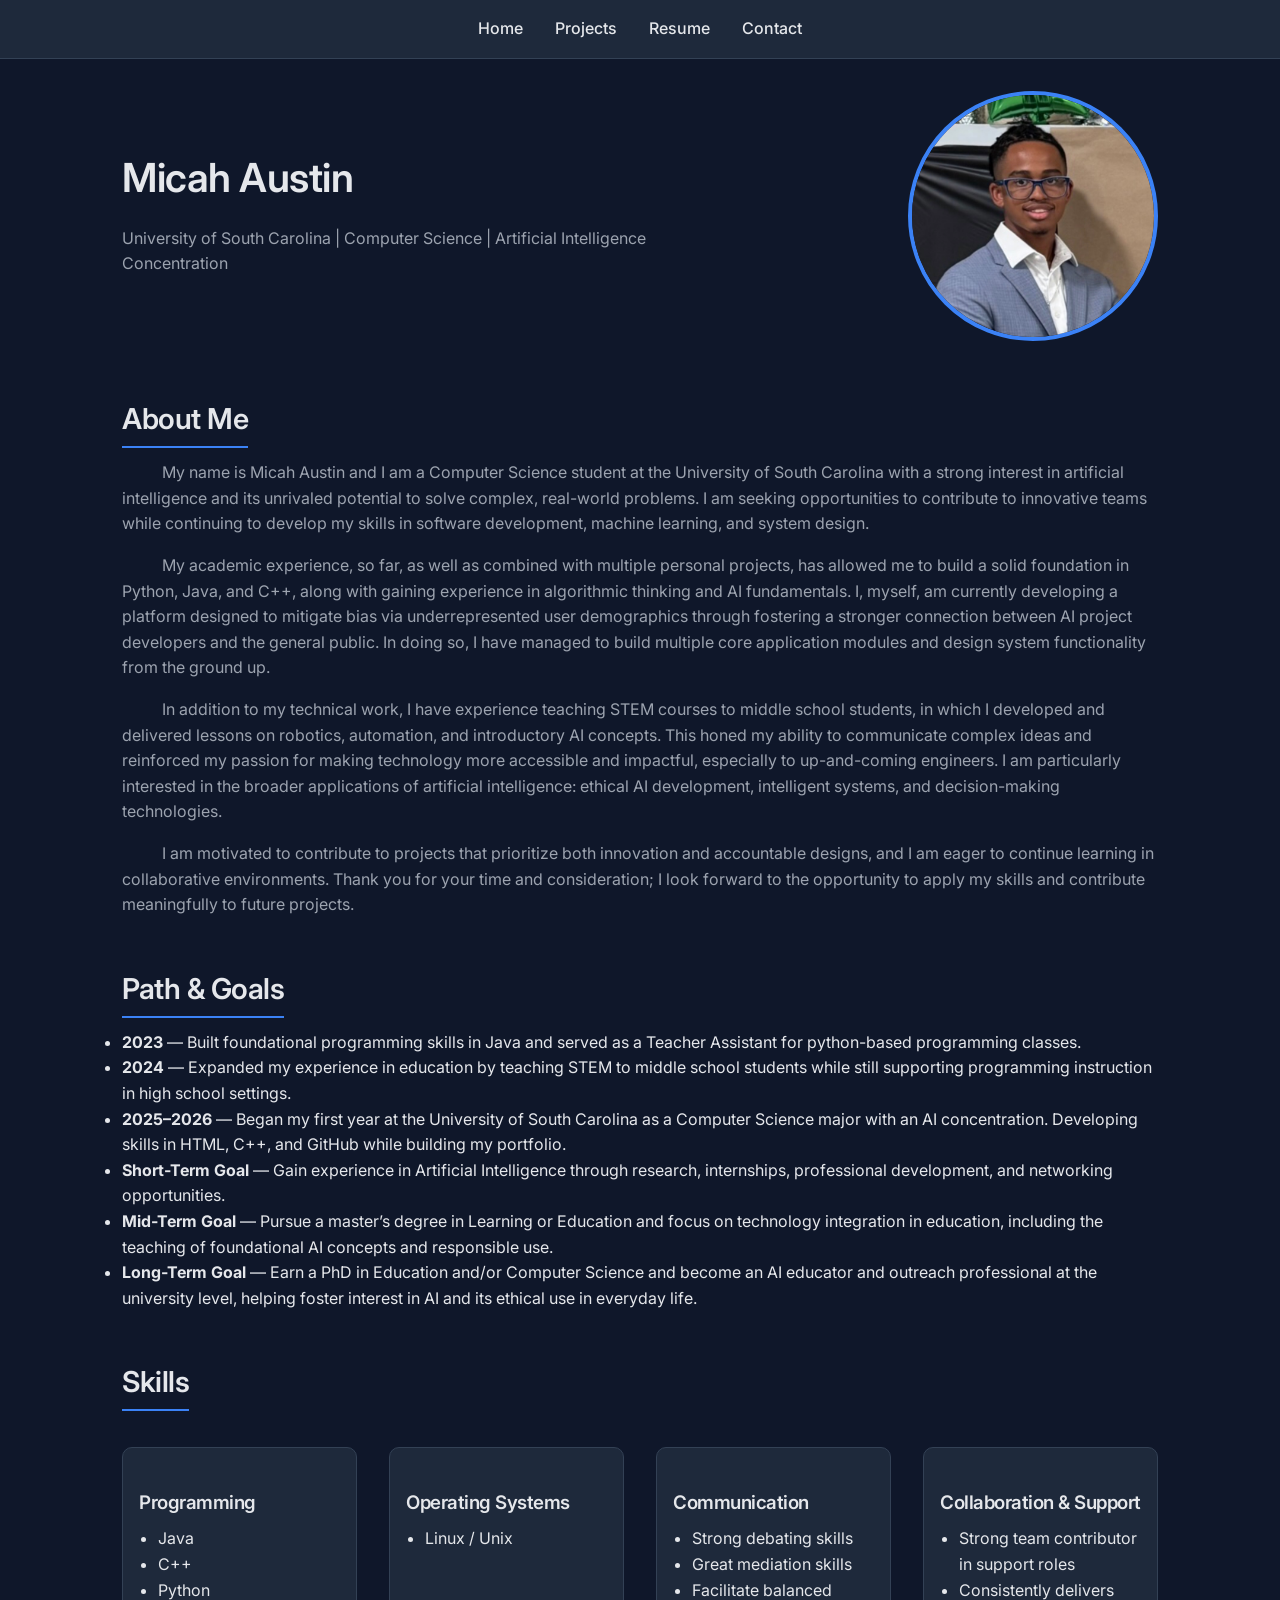
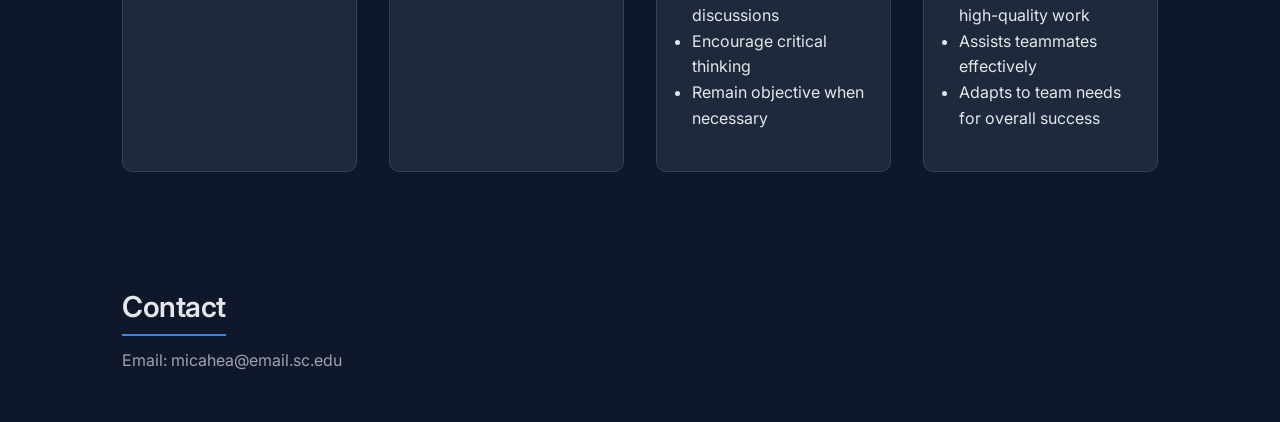
<file: index.html>
<!DOCTYPE html>
<html>
  <head>
    <title>Micah Austin | Portfolio</title>
    <link rel="stylesheet" href="index_style.css">
    <link rel="icon" type="image/png" href="images/favicon.png">
  </head>
  <body>
    <header>
      <nav>
        <ul>
          <li><a href="#">Home</a></li>
          <li><a href="projects.html">Projects</a></li>
          <li><a href="resume.html">Resume</a></li>
          <li><a href="#contact">Contact</a></li>
        </ul>
      </nav>
    </header>
    <main>
      <div class="container">
        <section class="intro">
          <div class="intro-text">
            <h1>Micah Austin</h1>
            <p>University of South Carolina | Computer Science | Artificial Intelligence Concentration</p>
          </div>
          <div class="profile-container">
            <img src="images/profile.jpg" alt="Profile Picture" class="profile-img">
          </div>
        </section>
        <section>
          <h2>About Me</h2>
          <p style="text-indent: 40px;">
            My name is Micah Austin and I am a Computer Science student at the University of South Carolina
            with a strong interest in artificial intelligence and its unrivaled potential to solve complex,
            real-world problems. I am seeking opportunities to contribute to innovative teams while continuing
            to develop my skills in software development, machine learning, and system design.
          </p>
          <p style="text-indent: 40px;">
            My academic experience, so far, as well as combined with multiple personal projects, has allowed
            me to build a solid foundation in Python, Java, and C++, along with gaining experience in algorithmic
            thinking and AI fundamentals. I, myself, am currently developing a platform designed to mitigate bias
            via underrepresented user demographics through fostering a stronger connection between AI project
            developers and the general public. In doing so, I have managed to build multiple core application
            modules and design system functionality from the ground up.
          </p>
          <p style="text-indent: 40px;">
            In addition to my technical work, I have experience teaching STEM courses to middle school students,
            in which I developed and delivered lessons on robotics, automation, and introductory AI concepts.
            This honed my ability to communicate complex ideas and reinforced my passion for making technology
            more accessible and impactful, especially to up-and-coming engineers. I am particularly interested
            in the broader applications of artificial intelligence: ethical AI development, intelligent systems,
            and decision-making technologies.
          </p>
          <p style="text-indent: 40px;">
            I am motivated to contribute to projects that prioritize both innovation and accountable designs,
            and I am eager to continue learning in collaborative environments. Thank you for your time and
            consideration; I look forward to the opportunity to apply my skills and contribute meaningfully to
            future projects.
          </p>
        </section>
        <section class="timeline">
          <h2>Path & Goals</h2>
          <ul>
            <li><strong>2023</strong> — Built foundational programming skills in Java and served as a Teacher Assistant for python-based programming classes.</li>
            <li><strong>2024</strong> — Expanded my experience in education by teaching STEM to middle school students while still supporting programming instruction in high school settings.</li>
            <li><strong>2025–2026</strong> — Began my first year at the University of South Carolina as a Computer Science major with an AI concentration. Developing skills in HTML, C++, and GitHub while building my portfolio.</li>
            <li><strong>Short-Term Goal</strong> — Gain experience in Artificial Intelligence through research, internships, professional development, and networking opportunities.</li>
            <li><strong>Mid-Term Goal</strong> — Pursue a master’s degree in Learning or Education and focus on technology integration in education, including the teaching of foundational AI concepts and responsible use.</li>
            <li><strong>Long-Term Goal</strong> — Earn a PhD in Education and/or Computer Science and become an AI educator and outreach professional at the university level, helping foster interest in AI and its ethical use in everyday life.</li>
          </ul>
        </section>
        <section class="skills">
          <h2>Skills</h2>
          <div class="skills-grid">
            <div class="skill-group">
              <h3>Programming</h3>
              <ul>
                <li>Java</li>
                <li>C++</li>
                <li>Python</li>
              </ul>
            </div>
            <div class="skill-group">
              <h3>Operating Systems</h3>
              <ul>
                <li>Linux / Unix</li>
              </ul>
            </div>
            <div class="skill-group">
              <h3>Communication</h3>
              <ul>
                <li>Strong debating skills</li>
                <li>Great mediation skills</li>
                <li>Facilitate balanced discussions</li>
                <li>Encourage critical thinking</li>
                <li>Remain objective when necessary</li>
              </ul>
            </div>
            <div class="skill-group">
              <h3>Collaboration & Support</h3>
              <ul>
                <li>Strong team contributor in support roles</li>
                <li>Consistently delivers high-quality work</li>
                <li>Assists teammates effectively</li>
                <li>Adapts to team needs for overall success</li>
              </ul>
            </div>
          </div>
        </section>
      </div>
    </main>
    <footer>
      <section class="container" id="contact">
        <h2>Contact</h2>
        <p>Email: micahea@email.sc.edu</p>
      </section>
    </footer>
  </body>
</html>
</file>
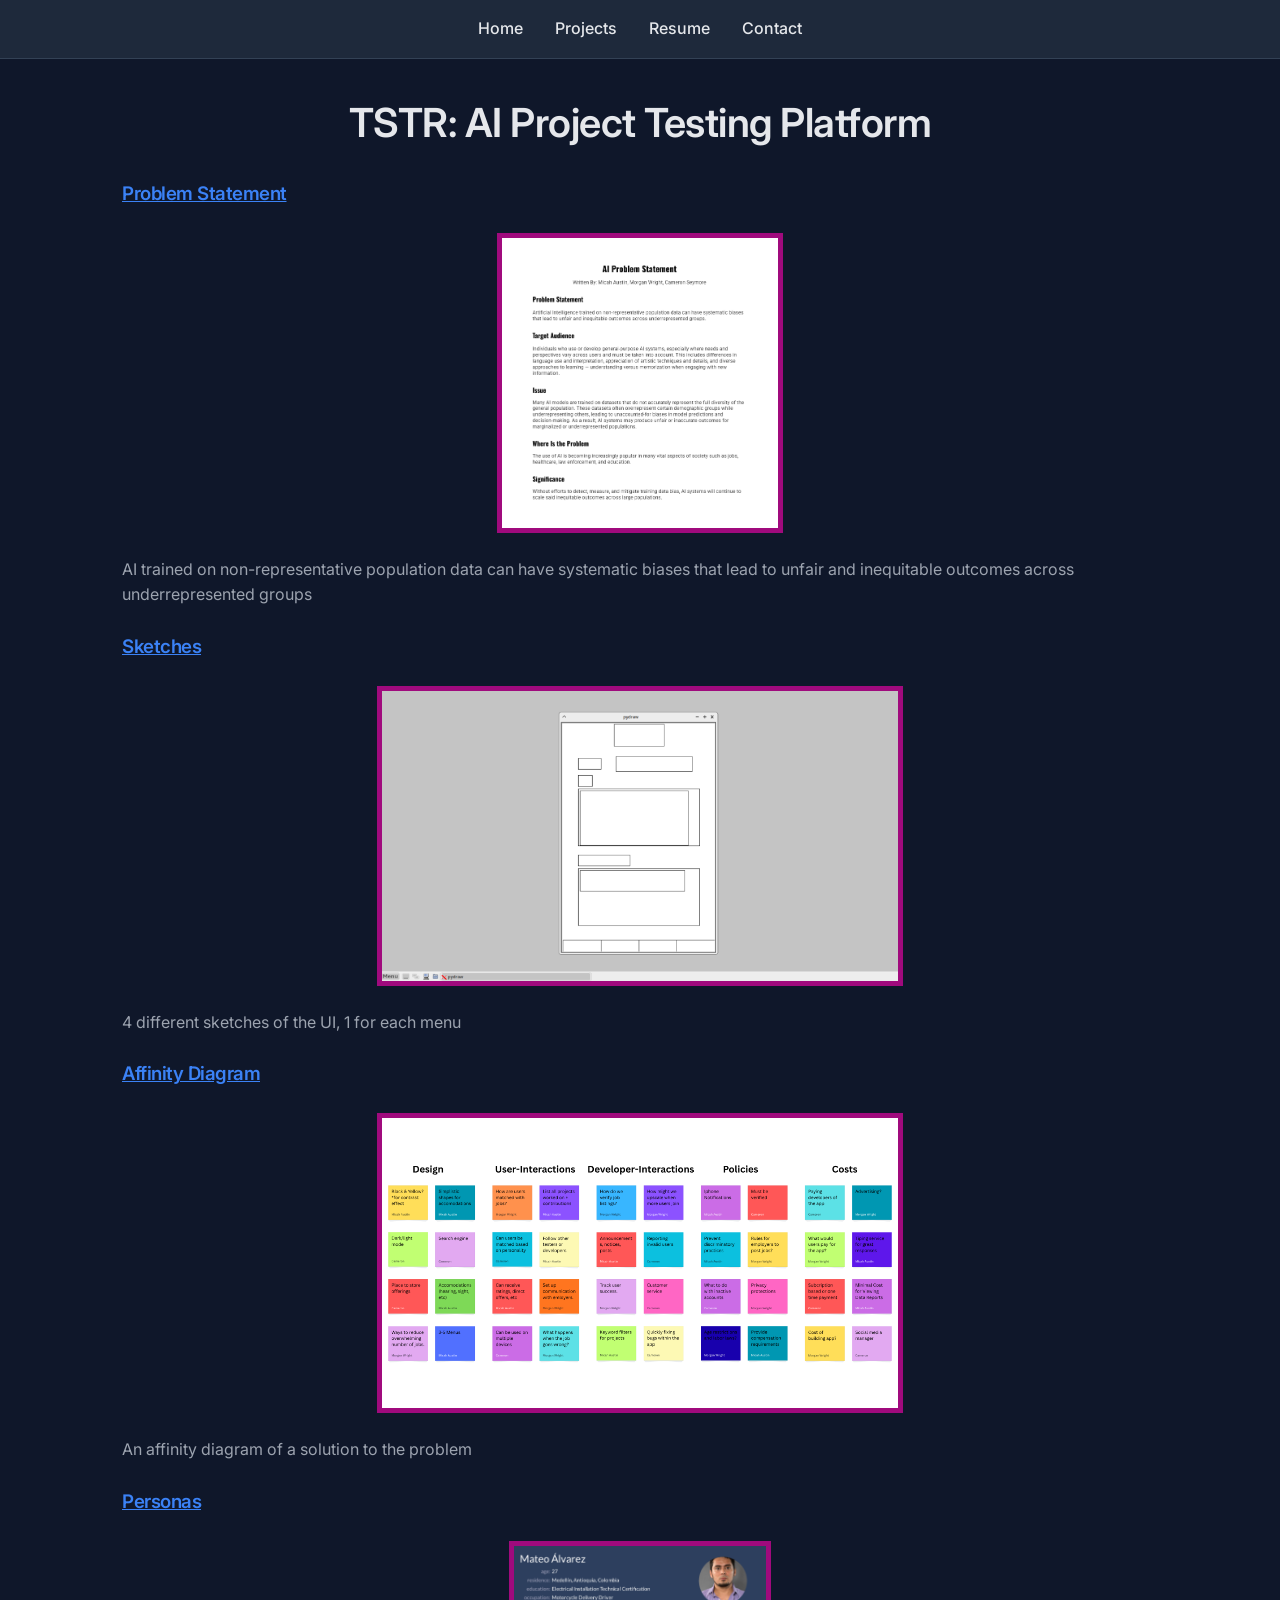
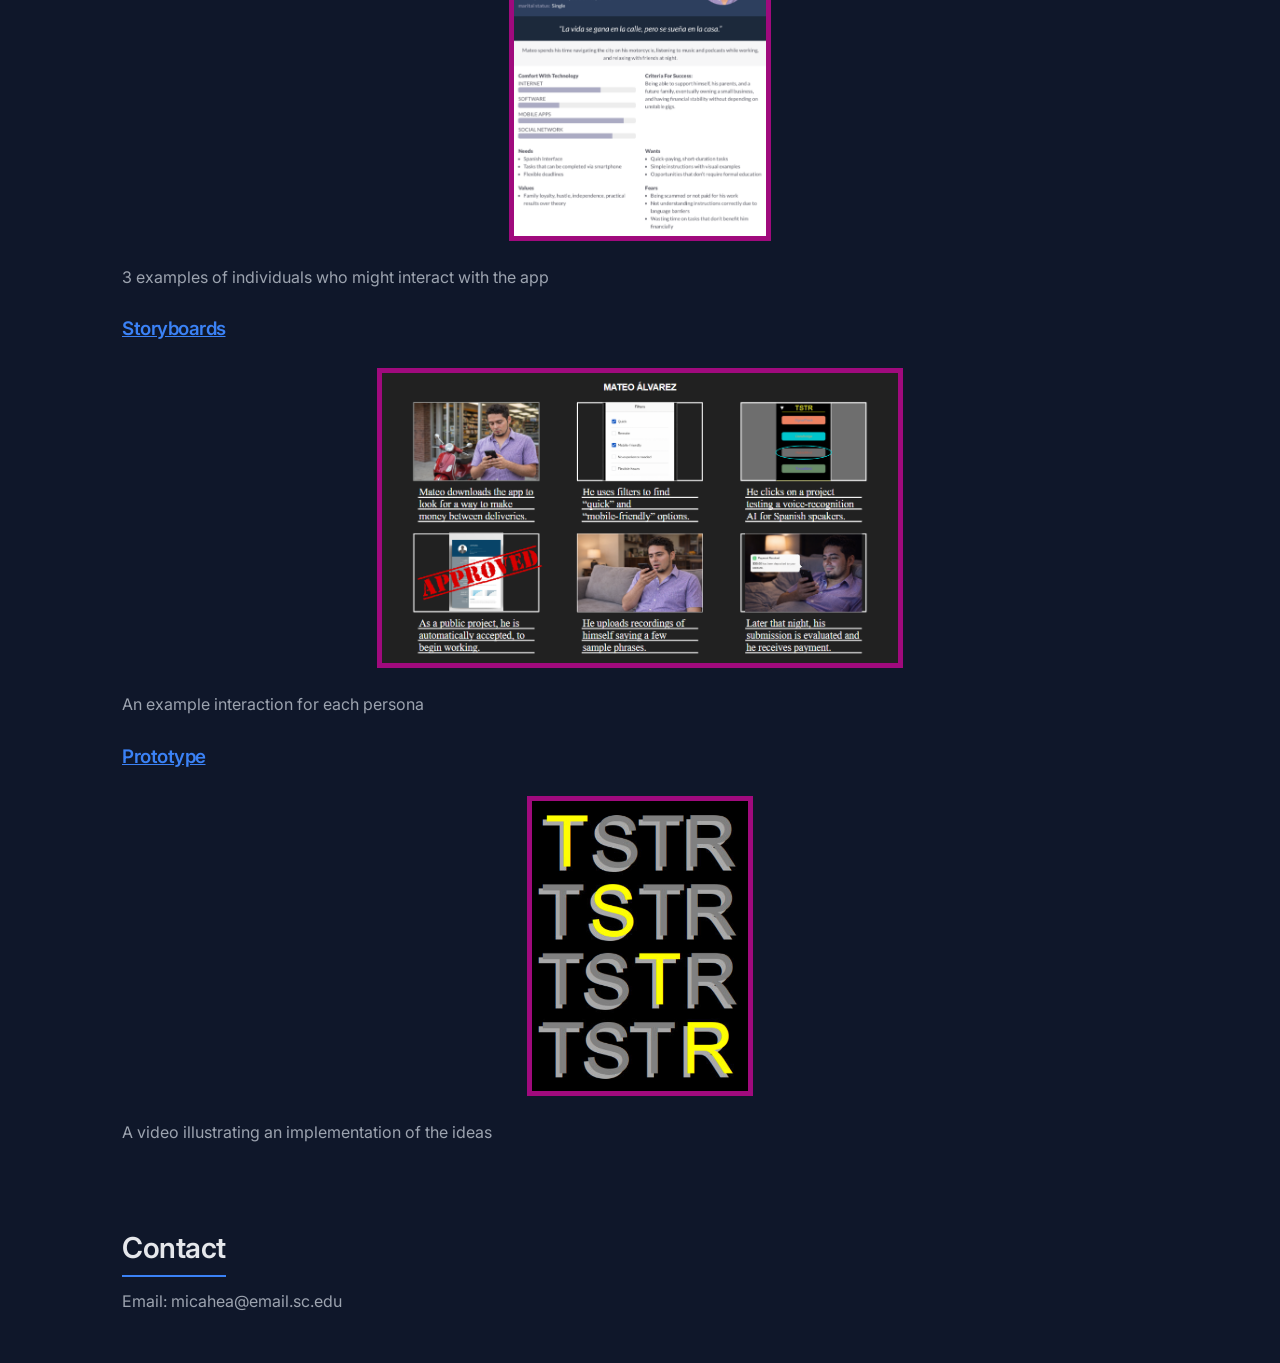
<file: projects.html>
<!DOCTYPE html>
<html>
  <head>
    <title>Micah Austin | Projects</title>
    <link rel="stylesheet" href="projects_style.css">
    <link rel="icon" type="image/png" href="images/favicon.png">
  </head>
  <body>
    <header>
      <nav>
        <ul>
          <li><a href="index.html">Home</a></li>
          <li><a href="#">Projects</a></li>
          <li><a href="resume.html">Resume</a></li>
          <li><a href="#contact">Contact</a></li>
        </ul>
      </nav>
    </header>
    <main>
      <section class="container">
        <h1>TSTR: AI Project Testing Platform</h1>
        <section class="project">
          <a href="files/problem.pdf"><h3>Problem Statement</h3></a>
          <a href="files/problem.pdf"><img src="images/problem.png"></a>
          <p>AI trained on non-representative population data can have systematic biases that lead to unfair and inequitable outcomes across underrepresented groups</p>
          <a href="files/sketches.pdf"><h3>Sketches</h3></a>
          <a href="files/sketches.pdf"><img src="images/sketch.png"></a>
          <p>4 different sketches of the UI, 1 for each menu</p>
          <a href="files/affinity.pdf"><h3>Affinity Diagram</h3></a>
          <a href="files/affinity.pdf"><img src="images/affinity.png"></a>
          <p>An affinity diagram of a solution to the problem</p>
          <a href="files/personas.pdf"><h3>Personas</h3></a>
          <a href="files/personas.pdf"><img src="images/persona.png"></a>
          <p>3 examples of individuals who might interact with the app</p>
          <a href="files/storyboards.pdf"><h3>Storyboards</h3></a>
          <a href="files/storyboards.pdf"><img src="images/storyboard.png"></a>
          <p>An example interaction for each persona</p>
          <a href="files/prototype.mp4"><h3>Prototype</h3></a>
          <a href="files/prototype.mp4"><img src="images/prototype.png"></a>
          <p>A video illustrating an implementation of the ideas</p>
        </section>
      </section>
    </main>
    <footer>
      <section class="container" id="contact">
        <h2>Contact</h2>
        <p>Email: micahea@email.sc.edu</p>
      </section>
    </footer>
  </body>
</html>
</file>
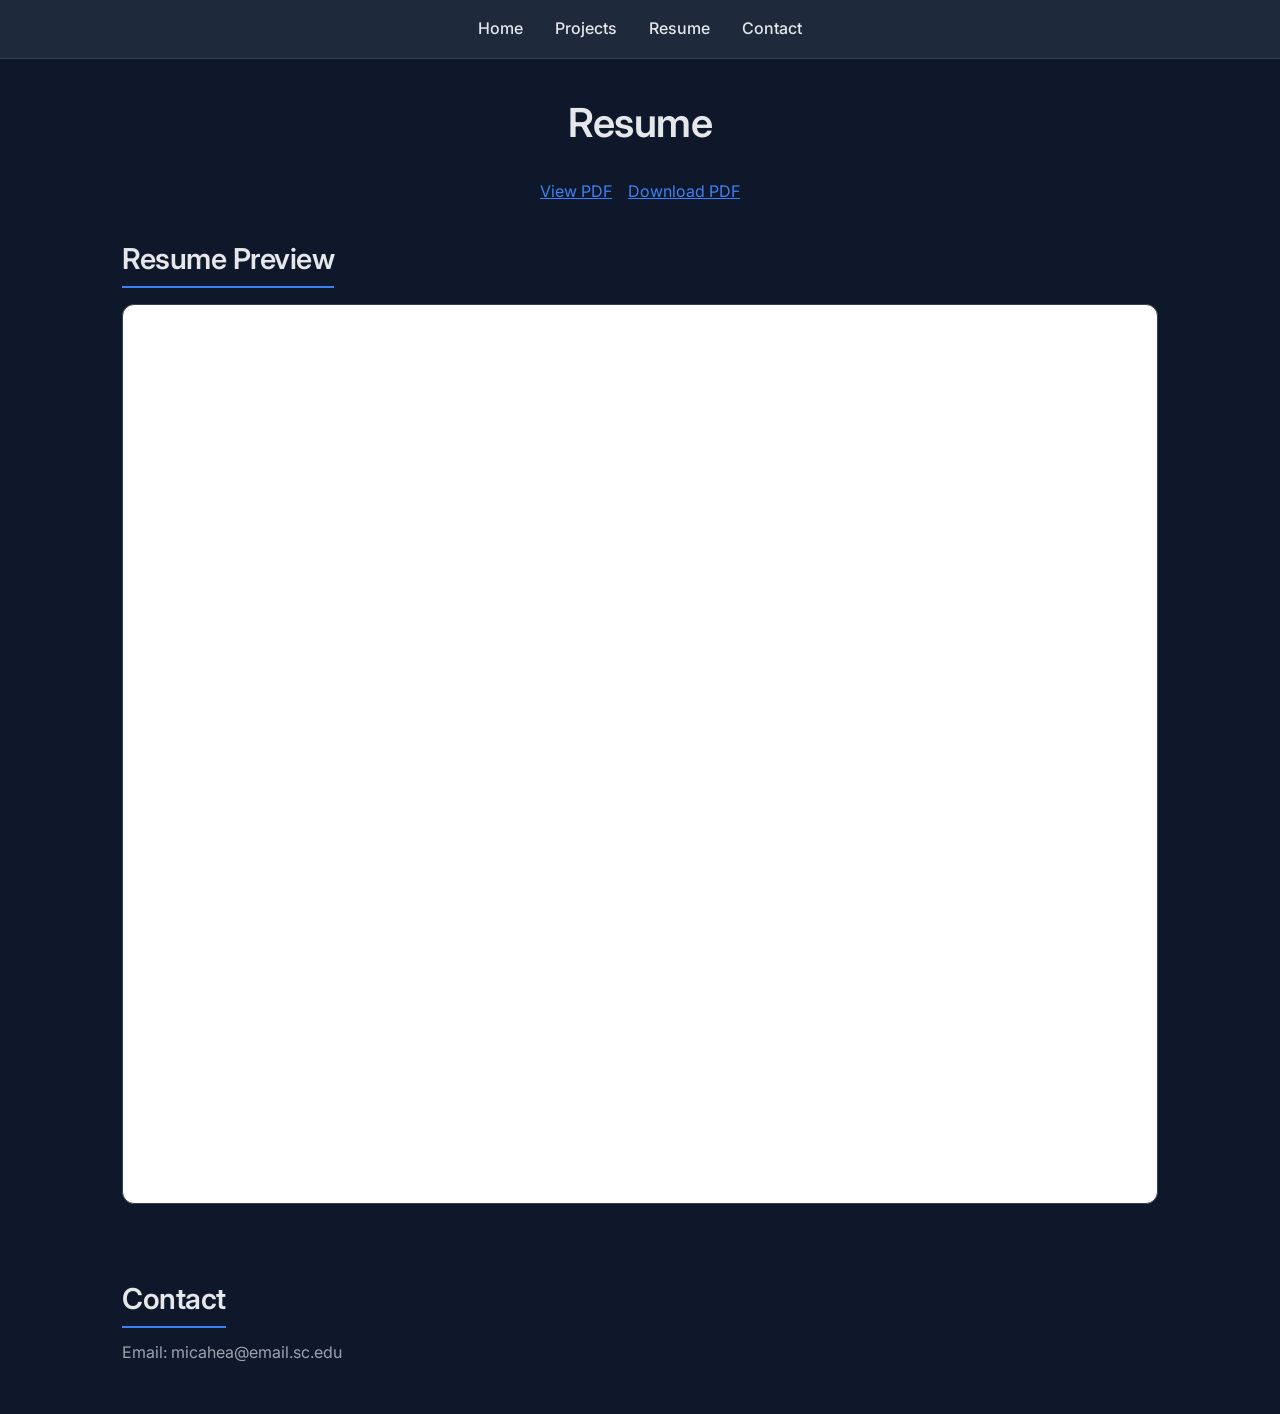
<file: resume.html>
<!DOCTYPE html>
<html>
  <head>
    <title>Micah Austin | Resume</title>
    <link rel="stylesheet" href="resume_style.css">
    <link rel="icon" type="image/png" href="images/favicon.png">
  </head>
  <body>
    <header>
      <nav>
        <ul>
          <li><a href="index.html">Home</a></li>
          <li><a href="projects.html">Projects</a></li>
          <li><a href="#">Resume</a></li>
          <li><a href="#contact">Contact</a></li>
        </ul>
      </nav>
    </header>
    <main>
      <div class="container">
        <section class="resume-header">
          <h1>Resume</h1>
          <div class="resume-actions">
            <a href="files/resume.pdf" class="button" target="_blank">View PDF</a>
            <a href="files/resume.pdf" class="button" download>Download PDF</a>
          </div>
        </section>
        <section class="resume-preview">
          <h2>Resume Preview</h2>
          <iframe src="files/resume.pdf" title="Micah Austin Resume PDF" class="resume-frame"></iframe>
        </section>
      </div>
    </main>
    <footer>
      <section class="container" id="contact">
        <h2>Contact</h2>
        <p>Email: micahea@email.sc.edu</p>
      </section>
    </footer>
  </body>
</html>
</file>
<file: index_style.css>
/* ===== IMPORT FONT ===== */
@import url('https://fonts.googleapis.com/css2?family=Inter:wght@400;500;600;700&display=swap');

/* ===== ROOT VARIABLES (COLOR SYSTEM) ===== */
:root {
  --bg-color: #0f172a;          /* dark navy background */
  --primary-color: #1e293b;     /* section background */
  --accent-color: #3b82f6;      /* blue accent */
  --accent-hover: #2563eb;

  --text-color: #e5e7eb;        /* light text */
  --text-muted: #9ca3af;

  --border-color: #334155;
}

/* ===== GLOBAL RESET ===== */
* {
  margin: 0;
  padding: 0;
  box-sizing: border-box;
}

/* ===== BODY ===== */
body {
  font-family: 'Inter', sans-serif;
  background-color: var(--bg-color);
  color: var(--text-color);
  line-height: 1.6;
}

/* ===== SEO ===== */
.container {
  max-width: 1100px;
  margin: 0 auto;
  padding: 2rem;
}

/* ===== HEADINGS ===== */
h1, h2, h3 {
  font-weight: 600;
  letter-spacing: -0.5px;
}

h1 {
  font-size: 2.5rem;
  margin-bottom: 1rem;
}

h2 {
  font-size: 1.8rem;
  margin-bottom: 0.75rem;
  border-bottom: 2px solid var(--accent-color);
  display: inline-block;
  padding-bottom: 0.25rem;
}

h3 {
  margin-top: 1.5rem;
}

p {
  color: var(--text-muted);
  margin-bottom: 1rem;
}

/* ===== NAVBAR ===== */
html {
  scroll-behavior: smooth;
}

nav {
  background-color: var(--primary-color);
  border-bottom: 1px solid var(--border-color);
}

nav ul {
  display: flex;
  justify-content: center;
  list-style: none;
  gap: 2rem;
  padding: 1rem;
}

nav a {
  text-decoration: none;
  color: var(--text-color);
  font-weight: 500;
  transition: 0.2s;
}

nav a:hover {
  color: var(--accent-color);
}

/* ===== SECTIONS ===== */
section {
  margin-bottom: 3rem;
}

/* ===== INTRODUCTION ===== */

.intro {
  display: flex;
  align-items: center;
  justify-content: space-between;
  gap: 2rem;
}

.intro-text {
  max-width: 600px;
}

.profile-img {
  width: 250px;
  height: 250px;
  border-radius: 75%;
  object-fit: cover;
  border: 4px solid var(--accent-color);
}

/* ===== SKILLS ===== */
.skills {
  margin-top: 2rem;
}

.skills h3 {
  margin-top: 1.5rem;
  margin-bottom: 0.5rem;
}

.skills ul {
  padding-left: 1.2rem;
  margin-bottom: 1.5rem;
}

.skills-grid {
  display: grid;
  grid-template-columns: repeat(4, 1fr);
  gap: 2rem;
  margin-top: 1.5rem;
}

.skill-group {
  height: 100%;
  background: var(--primary-color);
  padding: 1rem;
  border-radius: 10px;
  border: 1px solid var(--border-color);
}

/* ===== LINKS ===== */
a {
  color: var(--accent-color);
}

a:hover {
  text-decoration: underline;
}
</file>
<file: projects_style.css>
/* ===== IMPORT FONT ===== */
@import url('https://fonts.googleapis.com/css2?family=Inter:wght@400;500;600;700&display=swap');

/* ===== ROOT VARIABLES (COLOR SYSTEM) ===== */
:root {
  --bg-color: #0f172a;          /* dark navy background */
  --primary-color: #1e293b;     /* section background */
  --accent-color: #3b82f6;      /* blue accent */
  --accent-hover: #2563eb;

  --text-color: #e5e7eb;        /* light text */
  --text-muted: #9ca3af;

  --border-color: #334155;
}

/* ===== GLOBAL RESET ===== */
* {
  margin: 0;
  padding: 0;
  box-sizing: border-box;
}

/* ===== CONTAINER ===== */
.container {
  max-width: 1100px;
  margin: 0 auto;
  padding: 2rem;
}

body {
  background-color: var(--bg-color);
  font-family: 'Inter', sans-serif;
  color: var(--text-color);
  line-height: 1.6;
}

section {
  background-color: var(--bg-color);
}

/* ===== HEADINGS ===== */
h1, h2, h3 {
  font-weight: 600;
  letter-spacing: -0.5px;
}

h1 {
  font-size: 2.5rem;
  margin-bottom: 1rem;
  text-align: center;
}

h2 {
  font-size: 1.8rem;
  margin-bottom: 0.75rem;
  border-bottom: 2px solid var(--accent-color);
  display: inline-block;
  padding-bottom: 0.25rem;
}

h3 {
  margin-top: 1.5rem;
}

p {
  color: var(--text-muted);
  margin-bottom: 1rem;
}

.project img{
  height: 300px;
  width: auto;
  max-width: 100%;
  border: 5px solid rgb(160, 10, 125); /* choose a color */
  display: block;
  margin: 1.5rem auto;
}

.project a{
  display: block;
}

/* ===== LINKS ===== */
a {
  color: var(--accent-color);
}

a:hover {
  text-decoration: underline;
}

/* ===== NAVBAR ===== */
html {
  scroll-behavior: smooth;
}

nav {
  background-color: var(--primary-color);
  border-bottom: 1px solid var(--border-color);
}

nav ul {
  display: flex;
  justify-content: center;
  list-style: none;
  gap: 2rem;
  padding: 1rem;
}

nav a {
  text-decoration: none;
  color: var(--text-color);
  font-weight: 500;
  transition: 0.2s;
}

nav a:hover {
  color: var(--accent-color);
}

/* ===== CARD STYLE ===== */
.card {
  background-color: var(--primary-color);
  padding: 1.5rem;
  border-radius: 10px;
  border: 1px solid var(--border-color);
  transition: 0.2s;
}

.card:hover {
  transform: translateY(-5px);
  border-color: var(--accent-color);
}

/* ===== BUTTON ===== */
.button {
  display: inline-block;
  padding: 0.6rem 1.2rem;
  background-color: var(--accent-color);
  color: white;
  text-decoration: none;
  border-radius: 6px;
  font-weight: 500;
  transition: 0.2s;
}

.button:hover {
  background-color: var(--accent-hover);
}
</file>
<file: resume_style.css>
/* ===== IMPORT FONT ===== */
@import url('https://fonts.googleapis.com/css2?family=Inter:wght@400;500;600;700&display=swap');

/* ===== ROOT VARIABLES (COLOR SYSTEM) ===== */
:root {
  --bg-color: #0f172a;          /* dark navy background */
  --primary-color: #1e293b;     /* section background */
  --accent-color: #3b82f6;      /* blue accent */
  --accent-hover: #2563eb;

  --text-color: #e5e7eb;        /* light text */
  --text-muted: #9ca3af;

  --border-color: #334155;
}

/* ===== GLOBAL RESET ===== */
* {
  margin: 0;
  padding: 0;
  box-sizing: border-box;
}

/* ===== CONTAINER ===== */
.container {
  max-width: 1100px;
  margin: 0 auto;
  padding: 2rem;
}

body {
  background-color: var(--bg-color);
  font-family: 'Inter', sans-serif;
  color: var(--text-color);
  line-height: 1.6;
}

section {
  background-color: var(--bg-color);
}

/* ===== HEADINGS ===== */
h1, h2, h3 {
  font-weight: 600;
  letter-spacing: -0.5px;
}

h1 {
  font-size: 2.5rem;
  margin-bottom: 1rem;
  text-align: center;
}

h2 {
  font-size: 1.8rem;
  margin-bottom: 0.75rem;
  border-bottom: 2px solid var(--accent-color);
  display: inline-block;
  padding-bottom: 0.25rem;
}

h3 {
  margin-top: 1.5rem;
}

p {
  color: var(--text-muted);
  margin-bottom: 1rem;
}

/* ===== LINKS ===== */
a {
  color: var(--accent-color);
}

a:hover {
  text-decoration: underline;
}

/* ===== NAVBAR ===== */
html {
  scroll-behavior: smooth;
}

nav {
  background-color: var(--primary-color);
  border-bottom: 1px solid var(--border-color);
}

nav ul {
  display: flex;
  justify-content: center;
  list-style: none;
  gap: 2rem;
  padding: 1rem;
}

nav a {
  text-decoration: none;
  color: var(--text-color);
  font-weight: 500;
  transition: 0.2s;
}

nav a:hover {
  color: var(--accent-color);
}


/* ===== RESUME ===== */
.resume-header {
  text-align: center;
  margin-bottom: 2rem;
}

.resume-header p {
  color: var(--text-muted);
  margin-top: 0.5rem;
}

.resume-actions {
  margin-top: 1.5rem;
  display: flex;
  justify-content: center;
  gap: 1rem;
  flex-wrap: wrap;
}

.resume-preview {
  margin-top: 2rem;
}

.resume-frame {
  width: 100%;
  height: 900px;
  border: 1px solid var(--border-color);
  border-radius: 12px;
  background: #fff;
}

.resume-preview h2 {
  margin-bottom: 1rem;
}

.resume-header h1 {
  text-align: center;
}

.button:hover {
  background-color: var(--accent-hover);
}
</file>
